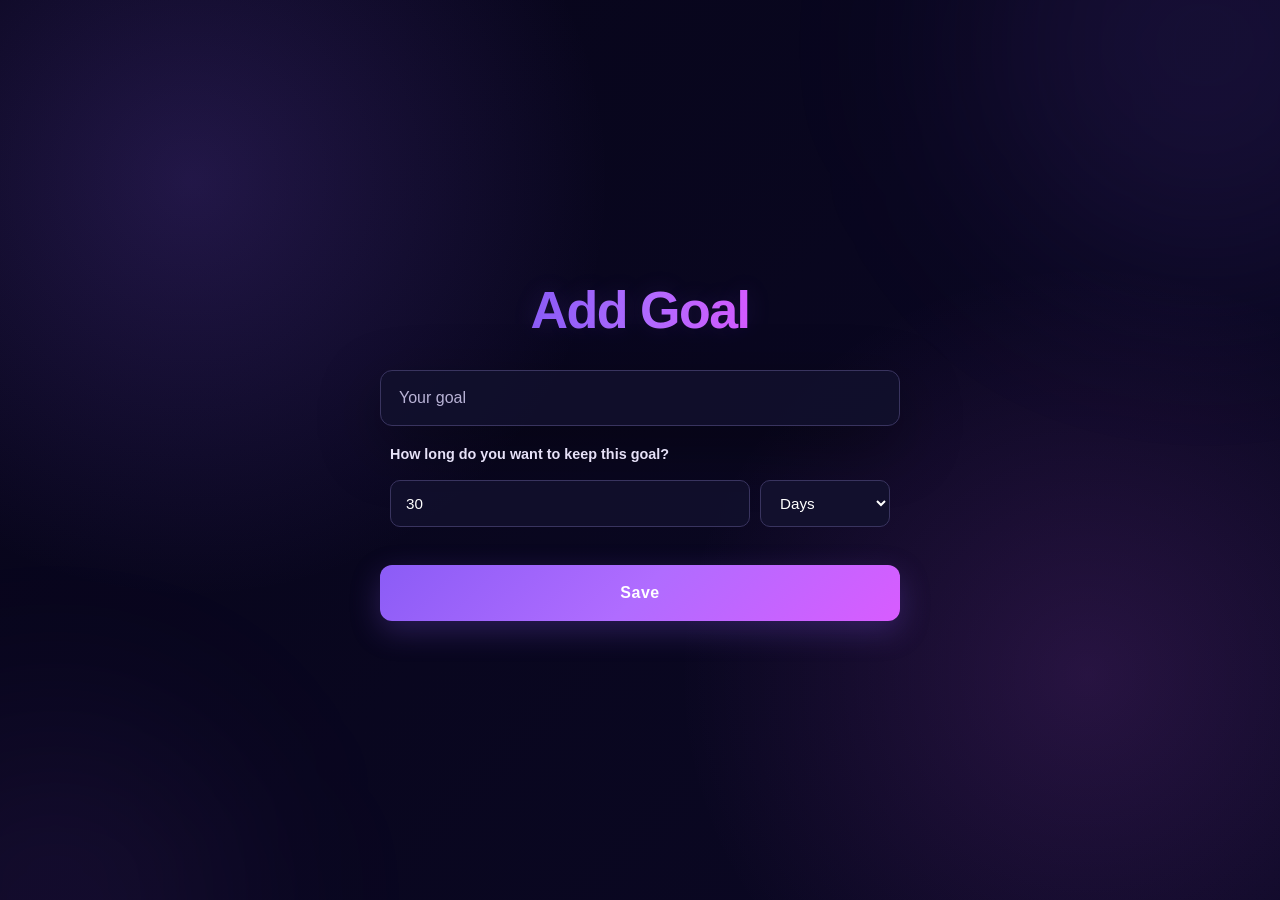
<file: add_goals.html>
<!DOCTYPE html>
<html>

<head>

    <meta charset="UTF-8">

    <meta
        name="viewport"
        content="width=device-width, initial-scale=1"
    >

    <title>Add Goals</title>

    <link href="style.css" rel="stylesheet">

</head>

<body>

    <h1>Add Goal</h1>


    <input
        type="text"
        id="goalInput"
        placeholder="Your goal"
    >


    <label for="goalDuration">
        How long do you want to keep this goal?
    </label>


    <div class="goal-duration">

        <input
            type="number"
            id="goalDuration"
            min="1"
            value="30"
            placeholder="30"
        >

        <select id="goalDurationUnit">

            <option value="days">
                Days
            </option>

            <option value="weeks">
                Weeks
            </option>

            <option value="months">
                Months
            </option>

        </select>

    </div>


    <button
        type="button"
        id="saveGoal">
        Save
    </button>


    <script src="goaldata.js"></script>
    <script src="add_goals.js"></script>

</body>

</html>
</file>
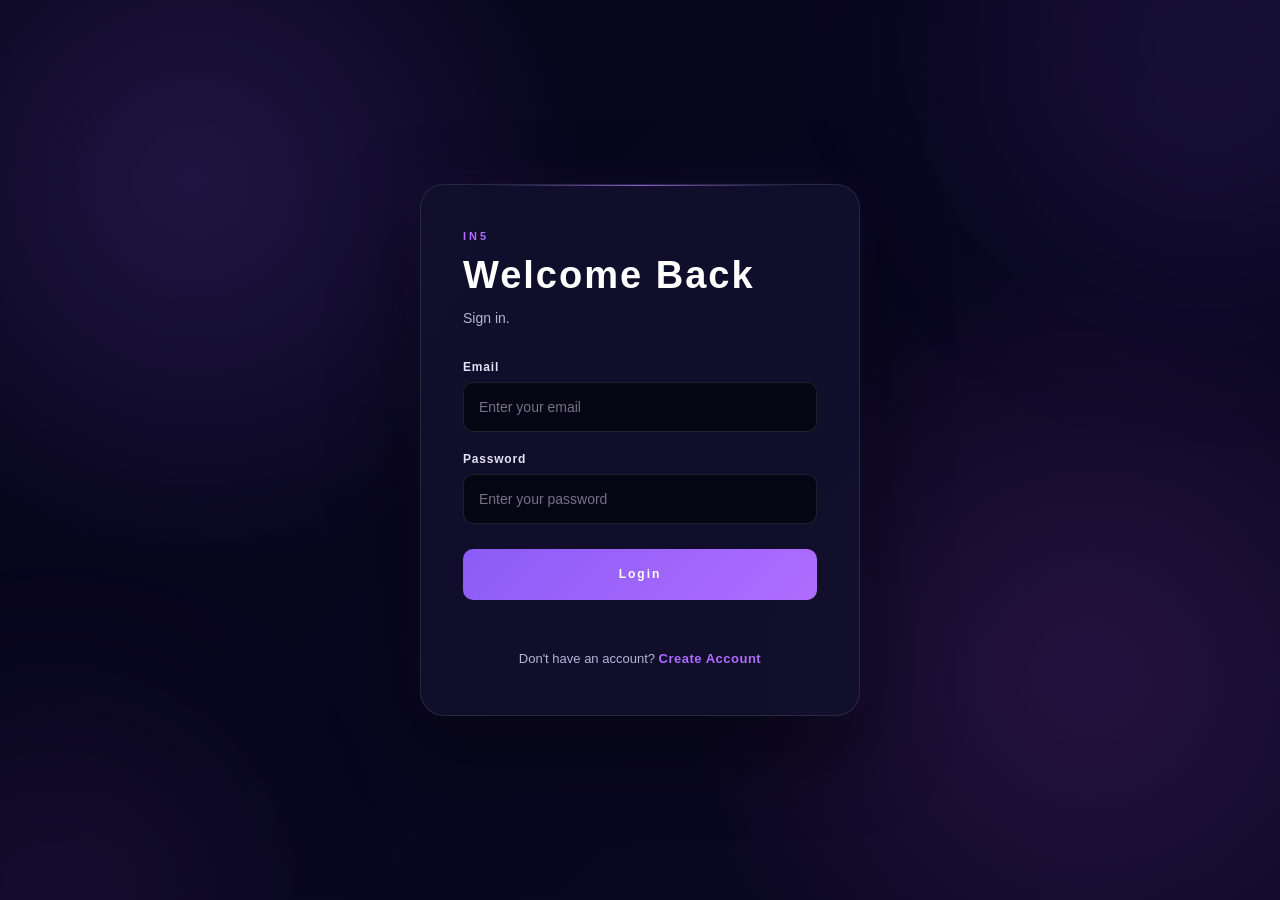
<file: auth.html>
<!DOCTYPE html>
<html lang="en">

<head>

    <meta charset="UTF-8">

    <meta
        name="viewport"
        content="width=device-width, initial-scale=1.0"
    >

    <title>IN5 — Account</title>

    <link
        rel="stylesheet"
        href="style.css"
    >

</head>


<body class="auth-page">


    <main class="auth-container">


        <div class="section-label">
            IN5
        </div>


        <h1 id="auth-title">
            Welcome Back
        </h1>


        <p
            class="auth-intro"
            id="auth-intro"
        >
            Sign in.
        </p>


        <!-- =================================================
             AUTH FORM
        ================================================== -->

        <form id="auth-form">


            <!-- NAME — REGISTER ONLY -->

            <div id="name-field">

                <label for="name">
                    Full Name
                </label>

                <input
                    type="text"
                    id="name"
                    name="name"
                    placeholder="Enter your name"
                >

            </div>


            <!-- EMAIL -->

            <label for="email">
                Email
            </label>

            <input
                type="email"
                id="email"
                name="email"
                placeholder="Enter your email"
                required
            >


            <!-- PASSWORD -->

            <label for="password">
                Password
            </label>

            <input
                type="password"
                id="password"
                name="password"
                placeholder="Enter your password"
                required
            >


            <!-- SUBMIT -->

            <button
                type="submit"
                class="auth-button"
                id="auth-button"
            >
                Login
            </button>


            <!-- MESSAGE -->

            <p
                class="auth-message"
                id="auth-message"
            ></p>


        </form>


        <!-- =================================================
             LOGIN / REGISTER SWITCH
        ================================================== -->

        <div class="auth-switch">

            <span id="switch-text">
                Don't have an account?
            </span>

            <button
                type="button"
                class="text-button"
                id="switch-button"
            >
                Create Account
            </button>

        </div>


    </main>


    <!-- AUTH JAVASCRIPT -->

    <script src="auth.js"></script>

</body>

</html>
</file>
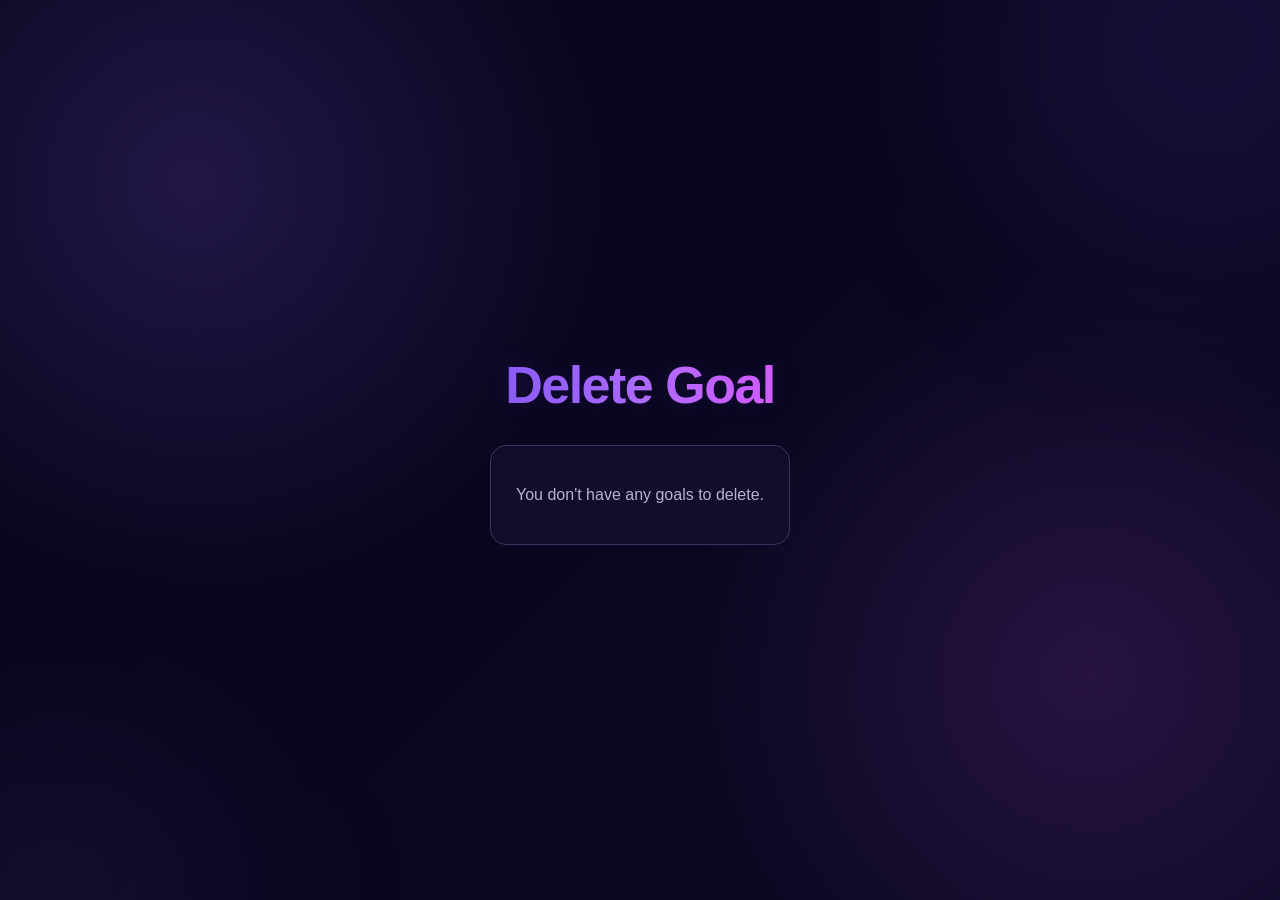
<file: delete_goals.html>
<!DOCTYPE html>
<html>

<head>

    <meta charset="UTF-8">

    <meta
        name="viewport"
        content="width=device-width, initial-scale=1"
    >

    <title>Delete Goal</title>

    <link href="style.css" rel="stylesheet">

</head>

<body>

    <h1>Delete Goal</h1>

    <div id="goalsContainer"></div>

    <script src="goaldata.js"></script>
    <script src="delete_goals.js"></script>

</body>

</html>
</file>
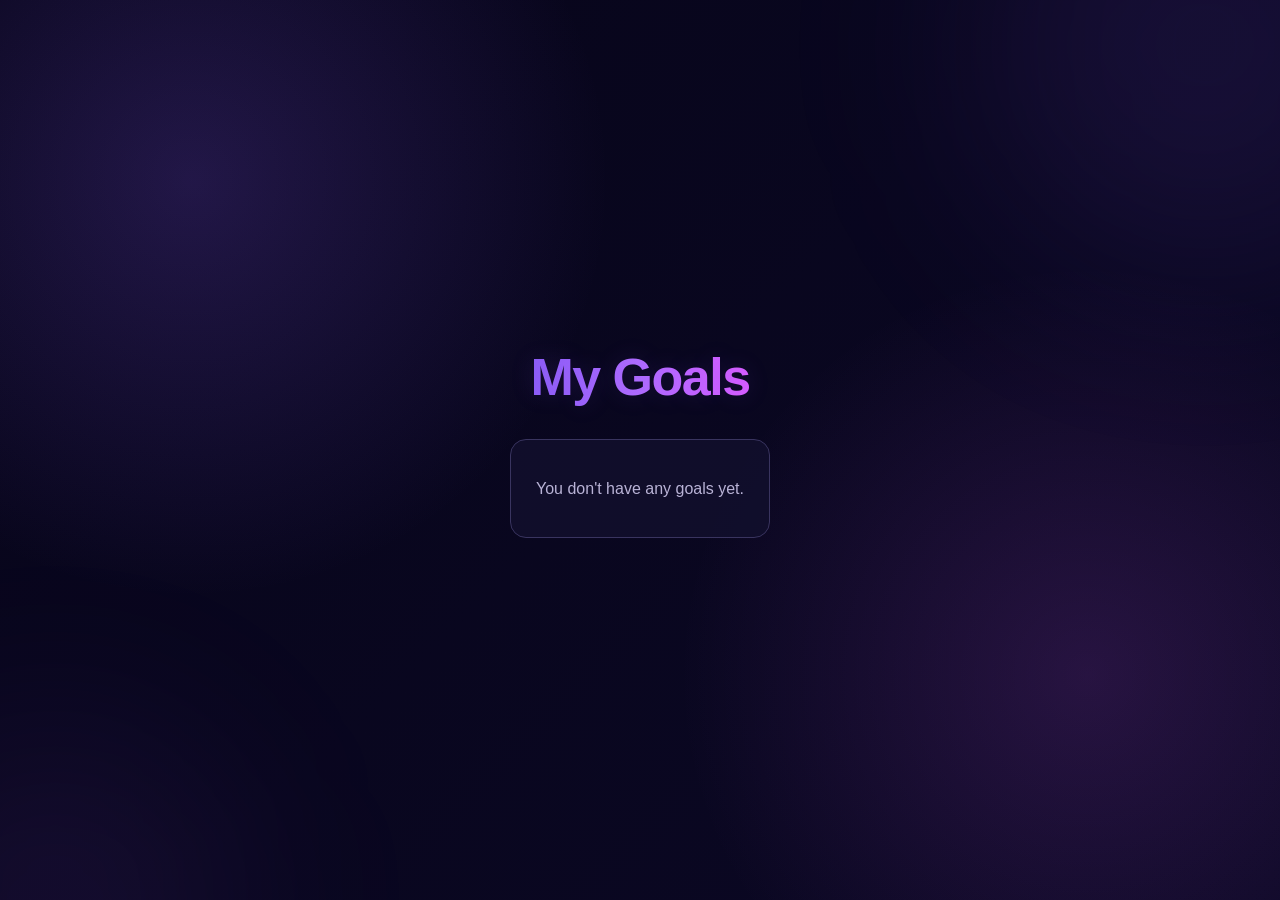
<file: goals.html>
<!DOCTYPE html>
<html>

<head>

    <meta charset="UTF-8">

    <meta
        name="viewport"
        content="width=device-width, initial-scale=1"
    >

    <title>My Goals</title>

    <link
        href="https://cdn.jsdelivr.net/npm/bootstrap@5.3.8/dist/css/bootstrap.min.css"
        rel="stylesheet"
    >

    <link href="style.css" rel="stylesheet">

</head>

<body>

    <h1>My Goals</h1>

    <div id="goalsContainer"></div>

    <script src="goaldata.js"></script>
    <script src="goals.js"></script>

</body>

</html>
</file>
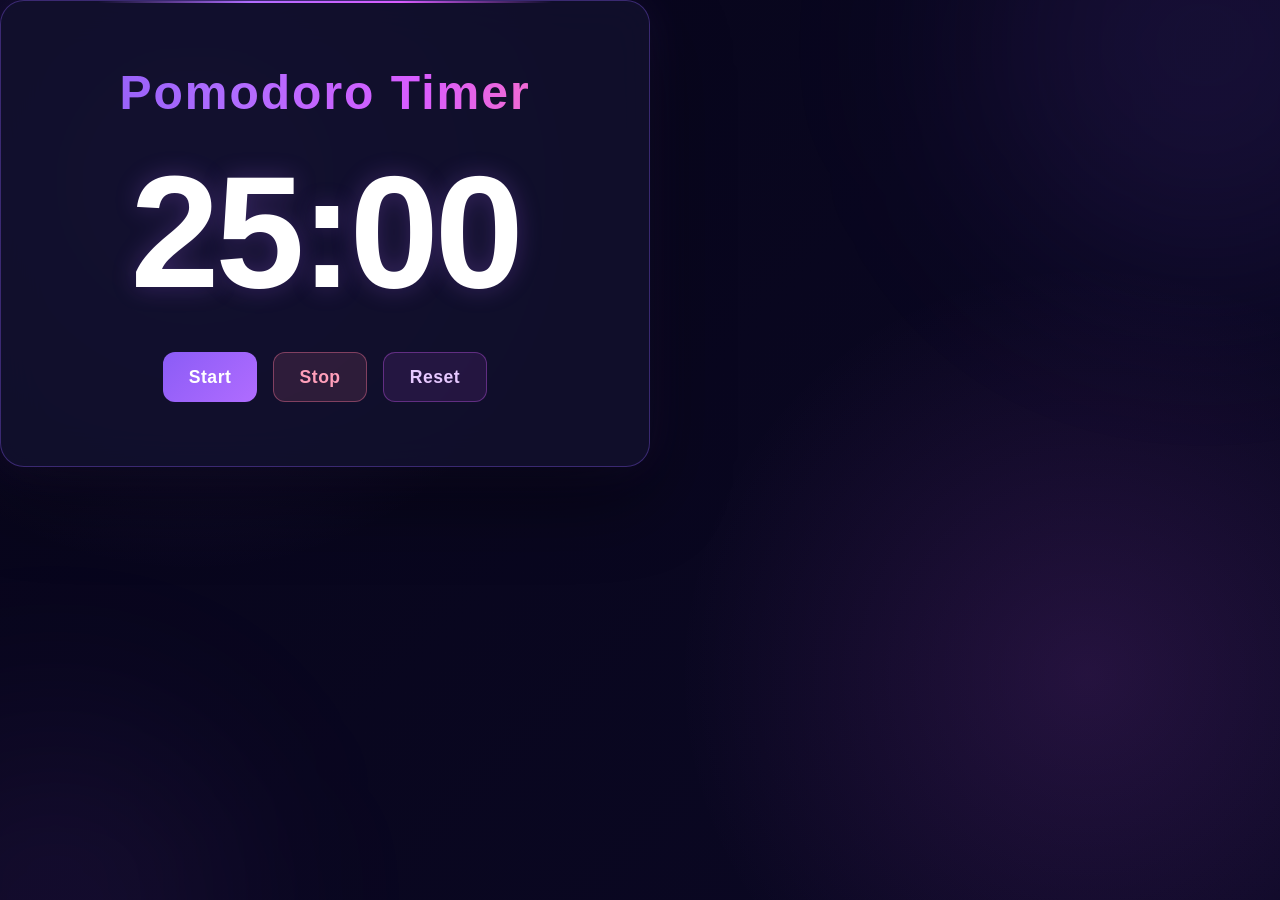
<file: imdex.html>
<!DOCTYPE html>
<html lang="en">
<head>
    <meta charset="UTF-8">
    <meta name="viewport" content="width=device-width, initial-scale=1.0">

    <title>Pomodoro Timer</title>
    <link rel="stylesheet" href="style.css">
</head>

<body>

    <div class="container">

        <h1 class="title">Pomodoro Timer</h1>

        <p class="timer">25:00</p>

        <div class="button-wrapper">
            <button id="start">Start</button>
            <button id="stop">Stop</button>
            <button id="reset">Reset</button>
        </div>

    </div>

    <script src="app.js"></script>

</body>
</html>
</file>
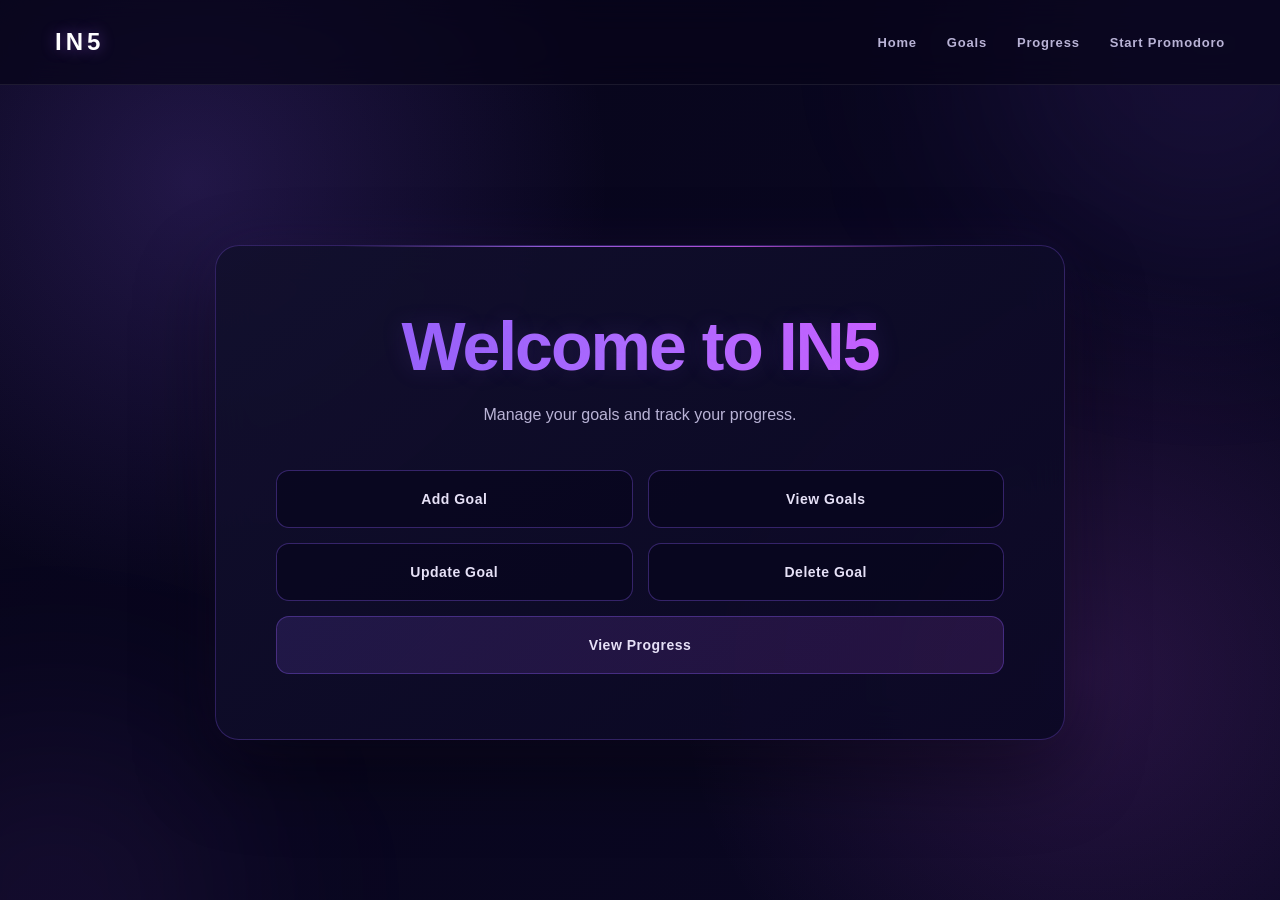
<file: main.html>
<!DOCTYPE html>
<html lang="en">

<head>

    <meta charset="UTF-8">

    <meta
        name="viewport"
        content="width=device-width, initial-scale=1"
    >

    <title>IN5 | Dashboard</title>

    <link
        href="style.css"
        rel="stylesheet"
    >

</head>


<body class="main-page">


    <header class="main-header">

        <div class="logo">
            IN5
        </div>

        <nav>

            <a href="main.html">
                Home
            </a>

            <a href="goals.html">
                Goals
            </a>

            <a href="progress.html">
                Progress
            </a>
            <a href="imdex.html">
                Start Promodoro
            </a>

            

        </nav>

    </header>


    <main class="main-container">


        <section class="dashboard">

            <h1>
                Welcome to IN5
            </h1>

            <p>
                Manage your goals and track your progress.
            </p>


            <div class="dashboard-actions">


                <!-- ADD GOAL -->

                <a
                    href="add_goals.html"
                    class="dashboard-button"
                >
                    Add Goal
                </a>


                <!-- VIEW GOALS -->

                <a
                    href="goals.html"
                    class="dashboard-button"
                >
                    View Goals
                </a>


                <!-- UPDATE GOAL -->

                <a
                    href="update_goals.html"
                    class="dashboard-button"
                >
                    Update Goal
                </a>


                <!-- DELETE GOAL -->

                <a
                    href="delete_goals.html"
                    class="dashboard-button"
                >
                    Delete Goal
                </a>


                
                <a
                    href="progress.html"
                    class="dashboard-button"
                >
                    View Progress
                </a>
                

            </div>

        </section>


    </main>


</body>

</html>
</file>
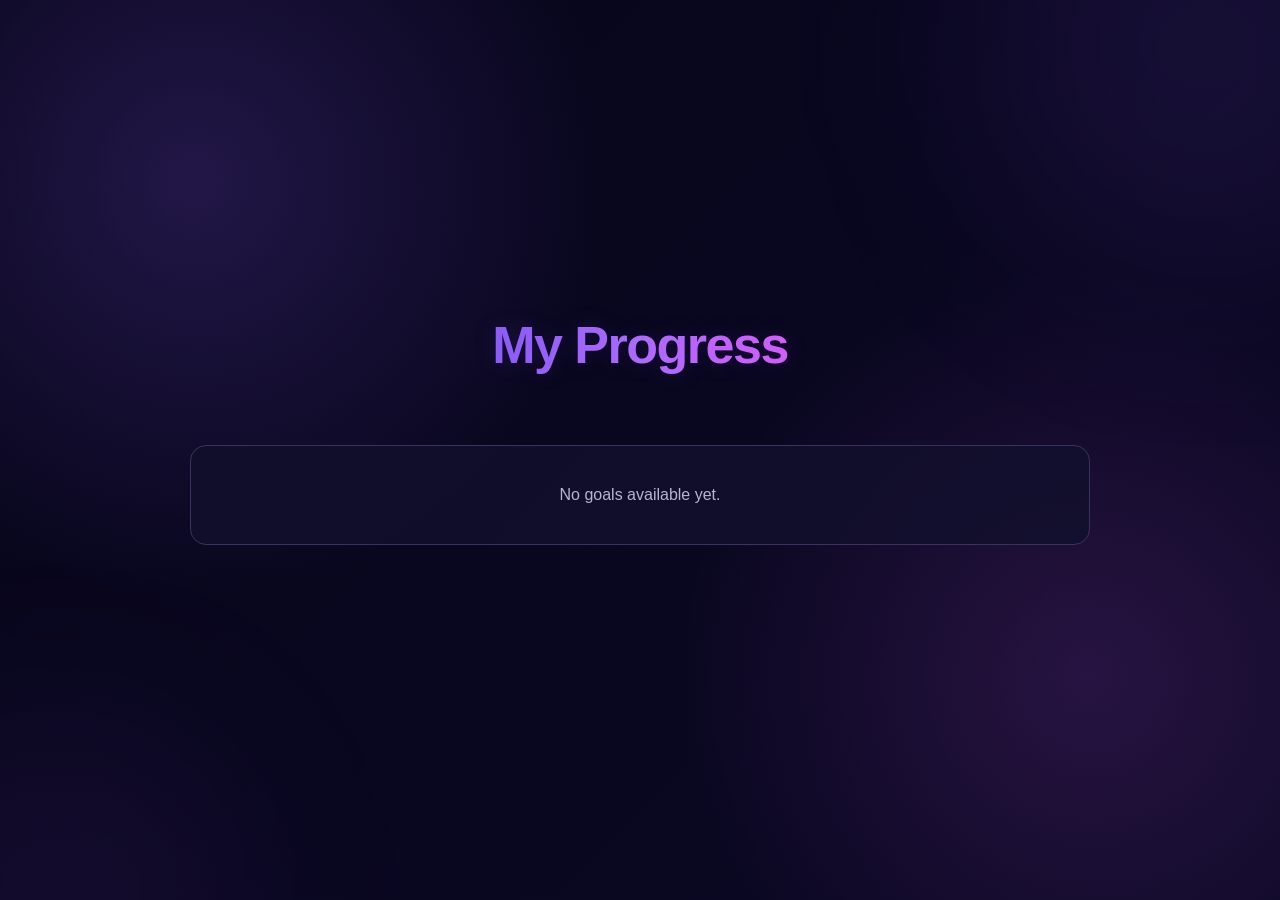
<file: progress.html>
<!DOCTYPE html>
<html>

<head>

    <meta charset="UTF-8">

    <meta
        name="viewport"
        content="width=device-width, initial-scale=1"
    >

    <title>Progress</title>

    <link href="style.css" rel="stylesheet">

</head>

<body>

    <h1>My Progress</h1>

    <div id="progressContainer"></div>

    <script src="progress.js"></script>

</body>

</html>
</file>
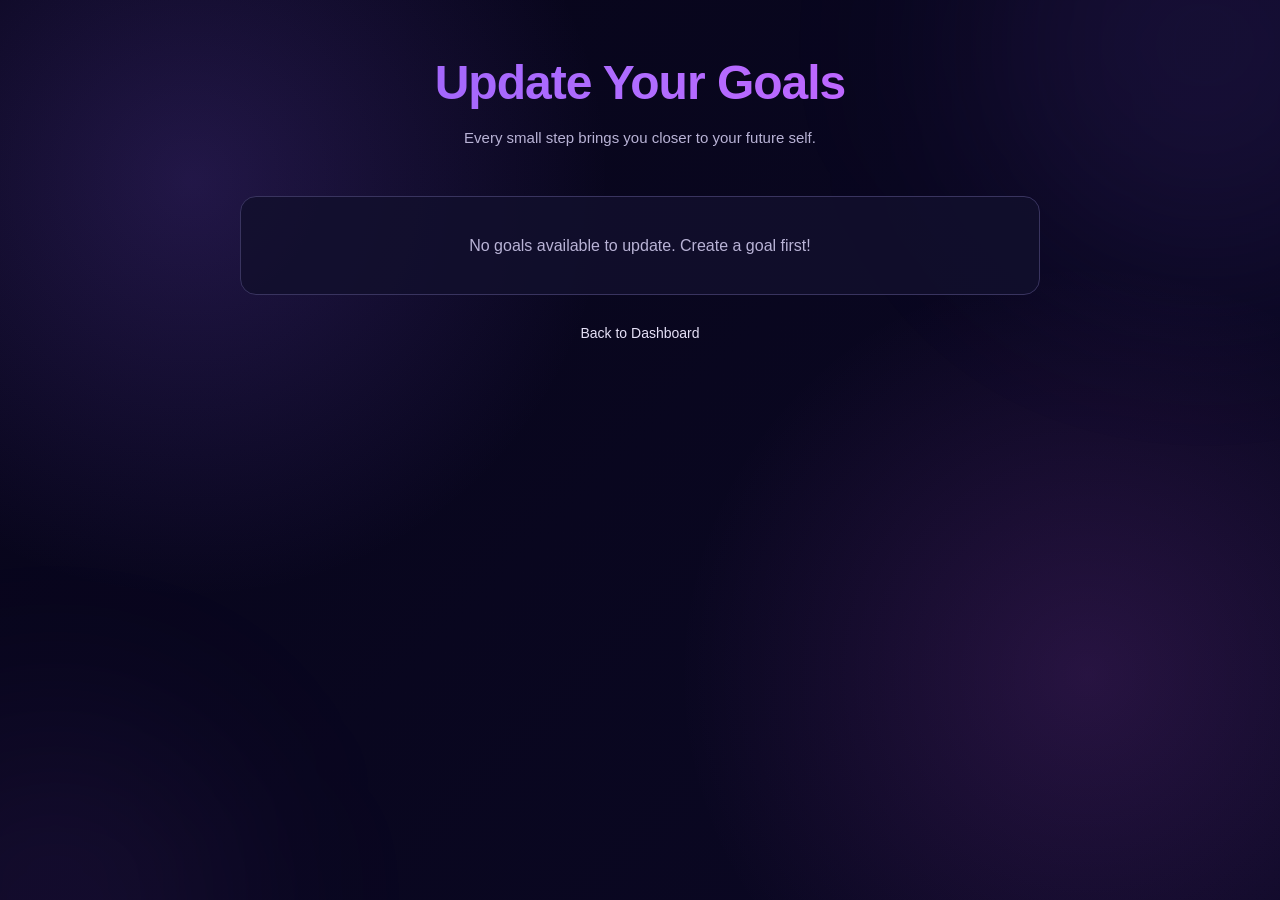
<file: update_goals.html>
<!DOCTYPE html>
<html lang="en">

<head>
    <meta charset="UTF-8">
    <meta name="viewport" content="width=device-width, initial-scale=1.0">

    <title>Update Goals | IN5</title>

    <link rel="stylesheet" href="style.css">
</head>

<body>

    <header>
        <h1>Update Your Goals</h1>
        <p>
            Every small step brings you closer to your future self.
        </p>
    </header>

    <main>

        <section
            id="goalsContainer"
            class="goals-container"
            aria-live="polite"
        >
            <!-- JavaScript displays saved goals here. -->
        </section>

        <a href="main.html" class="back-link">
            Back to Dashboard
        </a>

    </main>

    <!-- Load goal storage functions first. -->
    <script src="goaldata.js"></script>

    <!-- Then load the update page functionality. -->
    <script src="update_goals.js"></script>

</body>

</html>
</file>
<file: style.css>
:root {
    --space-deep: #07051a;
    --space-navy: #0b0824;
    --space-panel: #12102d;
    --space-border: #39345f;

    --violet: #8b5cf6;
    --violet-bright: #b06cff;
    --magenta: #d85cff;
    --sunset-pink: #ff73b7;
    --sunset-peach: #ffad7a;

    --text-main: #ffffff;
    --text-soft: #e6e1f7;
    --text-muted: #b9b3d6;

    --success: #63dfaa;
    --error: #ff789d;

    --glass: rgba(18, 16, 45, 0.88);
}


/* =========================================================
   GLOBAL RESET
   ========================================================= */

* {
    margin: 0;
    padding: 0;
    box-sizing: border-box;
}

html {
    min-height: 100%;
    scroll-behavior: smooth;
}

body {
    min-height: 100vh;

    font-family:
        Arial,
        Helvetica,
        sans-serif;

    color: var(--text-main);

    background:
        radial-gradient(
            circle at 15% 20%,
            rgba(139, 92, 246, 0.18),
            transparent 30%
        ),
        radial-gradient(
            circle at 85% 75%,
            rgba(216, 92, 255, 0.13),
            transparent 32%
        ),
        linear-gradient(
            135deg,
            var(--space-deep),
            var(--space-navy)
        );

    overflow-x: hidden;
}

a {
    color: inherit;
    text-decoration: none;
}

button {
    font-family: inherit;
    cursor: pointer;
}

input {
    font-family: inherit;
}


/* =========================================================
   COSMIC BACKGROUND IMAGE
   ========================================================= */

.space-background {
    position: fixed;
    top: 0;
    left: 0;

    width: 100%;
    height: 100%;

    object-fit: cover;

    z-index: -2;
}

.space-overlay {
    position: fixed;
    inset: 0;

    z-index: -1;

    background:
        radial-gradient(
            circle at 20% 20%,
            rgba(139, 92, 246, 0.24),
            transparent 30%
        ),
        radial-gradient(
            circle at 80% 70%,
            rgba(180, 76, 255, 0.14),
            transparent 30%
        ),
        rgba(7, 5, 26, 0.45);
}


/* =========================================================
   GENERAL GLOW EFFECTS
   ========================================================= */

body::before {
    content: "";

    position: fixed;

    width: 450px;
    height: 450px;

    top: -180px;
    right: -150px;

    border-radius: 50%;

    background: rgba(139, 92, 246, 0.10);

    filter: blur(100px);

    pointer-events: none;

    z-index: -1;
}

body::after {
    content: "";

    position: fixed;

    width: 350px;
    height: 350px;

    bottom: -180px;
    left: -120px;

    border-radius: 50%;

    background: rgba(176, 108, 255, 0.08);

    filter: blur(100px);

    pointer-events: none;

    z-index: -1;
}


/* =========================================================
   LANDING PAGE HEADER
   ========================================================= */

.site-header {
    width: 100%;

    padding: 30px 50px;

    display: flex;
    align-items: center;
    justify-content: space-between;

    position: relative;
    z-index: 10;
}

.site-header .logo {
    font-size: 32px;
    font-weight: 800;

    letter-spacing: 4px;

    color: var(--text-main);
}


/* =========================================================
   LANDING PAGE CONTENT
   ========================================================= */

.content {
    min-height: 100vh;

    display: flex;
    flex-direction: column;
    align-items: center;

    text-align: center;

    padding: 70px 30px 35px;

    position: relative;
}

.in5-logo {
    font-size: clamp(60px, 9vw, 120px);

    font-weight: 650;

    letter-spacing: -5px;

    color: var(--text-main);

    line-height: 1;

    margin-top: 20px;
}

.in5-logo span {
    color: var(--violet);
}

.content h1 {
    margin-top: 35px;

    max-width: 800px;

    font-size: clamp(28px, 4vw, 55px);

    line-height: 1.15;

    font-weight: 700;

    color: var(--text-main);
}


/* =========================================================
   GET STARTED BUTTON
   ========================================================= */

.center-btn {
    margin-top: auto;

    display: flex;
    flex-direction: column;
    align-items: center;
}

.center-btn a {
    display: flex;

    flex-direction: column;

    align-items: center;

    gap: 12px;
}

.center-btn button {
    padding: 15px 40px;

    border: none;

    border-radius: 10px;

    background:
        linear-gradient(
            135deg,
            var(--violet),
            var(--violet-bright)
        );

    color: var(--text-main);

    font-size: 17px;

    font-weight: 700;

    cursor: pointer;

    transition:
        transform 0.25s ease,
        box-shadow 0.25s ease;
}

.center-btn button:hover {
    background:
        linear-gradient(
            135deg,
            var(--violet-bright),
            var(--magenta)
        );

    transform: translateY(-3px);

    box-shadow:
        0 10px 30px
        rgba(139, 92, 246, 0.35);
}

.center-btn span {
    font-size: 28px;

    color: var(--text-muted);
}


/* =========================================================
   AUTHENTICATION PAGES
   ========================================================= */

.auth-page {
    min-height: 100vh;

    display: flex;

    align-items: center;
    justify-content: center;

    padding: 40px 20px;

    position: relative;

    z-index: 2;
}

.auth-container {
    width: 100%;

    max-width: 440px;

    padding: 45px 42px;

    position: relative;

    background: var(--glass);

    border:
        1px solid rgba(255, 255, 255, 0.10);

    border-radius: 24px;

    backdrop-filter: blur(20px);

    box-shadow:
        0 30px 80px rgba(0, 0, 0, 0.55),
        0 0 50px rgba(139, 92, 246, 0.08);
}

.auth-container::before {
    content: "";

    position: absolute;

    top: 0;
    left: 15%;

    width: 70%;
    height: 1px;

    background:
        linear-gradient(
            90deg,
            transparent,
            var(--violet-bright),
            transparent
        );

    opacity: 0.8;
}

.section-label {
    margin-bottom: 12px;

    color: var(--violet-bright);

    font-size: 11px;

    font-weight: 700;

    letter-spacing: 3px;

    text-transform: uppercase;
}

.auth-container h1 {
    margin-bottom: 10px;

    color: var(--text-main);

    font-size: 38px;

    font-weight: 700;

    letter-spacing: 2px;
}

.auth-intro {
    margin-bottom: 30px;

    color: var(--text-muted);

    font-size: 14px;

    line-height: 1.6;
}

.auth-container form {
    display: flex;

    flex-direction: column;
}

.auth-container label {
    margin-bottom: 8px;

    color: var(--text-soft);

    font-size: 12px;

    font-weight: 600;

    letter-spacing: 0.8px;
}

.auth-container input {
    width: 100%;

    height: 50px;

    margin-bottom: 20px;

    padding: 0 15px;

    border:
        1px solid rgba(255, 255, 255, 0.10);

    border-radius: 10px;

    outline: none;

    background:
        rgba(5, 3, 13, 0.75);

    color: var(--text-main);

    font-size: 14px;

    transition:
        border-color 0.25s ease,
        box-shadow 0.25s ease,
        background 0.25s ease;
}

.auth-container input::placeholder {
    color: #777186;
}

.auth-container input:focus {
    border-color: var(--violet);

    background:
        rgba(139, 92, 246, 0.05);

    box-shadow:
        0 0 0 3px
        rgba(139, 92, 246, 0.12);
}


/* =========================================================
   AUTH BUTTON
   ========================================================= */

.auth-button {
    width: 100%;

    height: 51px;

    margin-top: 5px;

    border: none;

    border-radius: 10px;

    background:
        linear-gradient(
            135deg,
            var(--violet),
            var(--violet-bright)
        );

    color: var(--text-main);

    font-size: 12px;

    font-weight: 800;

    letter-spacing: 2px;

    cursor: pointer;

    transition:
        transform 0.25s ease,
        box-shadow 0.25s ease,
        filter 0.25s ease;
}

.auth-button:hover {
    transform: translateY(-2px);

    filter: brightness(1.08);

    box-shadow:
        0 10px 30px
        rgba(139, 92, 246, 0.30);
}

.auth-button:active {
    transform: translateY(0);
}

.forgot-button {
    display: block;

    margin: 18px auto 0;

    padding: 0;

    border: none;

    background: none;

    color: var(--violet-bright);

    font-size: 12px;

    cursor: pointer;
}

.forgot-button:hover {
    color: var(--text-main);
}

.auth-switch {
    margin-top: 28px;

    text-align: center;

    color: var(--text-muted);

    font-size: 13px;

    line-height: 1.6;
}

.text-button {
    padding: 0;

    border: none;

    background: none;

    color: var(--violet-bright);

    font-size: 13px;

    font-weight: 700;

    cursor: pointer;
}

.text-button:hover {
    color: var(--text-main);

    text-decoration: underline;
}

.auth-message {
    min-height: 18px;

    margin: -5px 0 8px;

    font-size: 12px;

    line-height: 1.5;
}

.error {
    color: var(--error);
}

.success {
    color: var(--success);
}


/* =========================================================
   MAIN DASHBOARD
   ========================================================= */

.main-page {
    min-height: 100vh;

    background:
        radial-gradient(
            circle at 15% 20%,
            rgba(139, 92, 246, 0.20),
            transparent 32%
        ),
        radial-gradient(
            circle at 85% 75%,
            rgba(216, 92, 255, 0.14),
            transparent 32%
        ),
        linear-gradient(
            135deg,
            var(--space-deep),
            var(--space-navy)
        );
}

.main-header {
    width: 100%;

    min-height: 85px;

    padding: 0 55px;

    display: flex;

    align-items: center;

    justify-content: space-between;

    position: relative;

    z-index: 10;

    background:
        rgba(7, 5, 26, 0.72);

    border-bottom:
        1px solid rgba(255, 255, 255, 0.08);

    backdrop-filter: blur(15px);
}

.main-header .logo {
    font-size: 24px;

    font-weight: 800;

    letter-spacing: 4px;

    color: var(--text-main);

    text-shadow:
        0 0 15px
        rgba(176, 108, 255, 0.45);
}

.main-header nav {
    display: flex;

    align-items: center;

    gap: 30px;
}

.main-header nav a {
    color: var(--text-muted);

    font-size: 13px;

    font-weight: 600;

    letter-spacing: 0.8px;

    transition:
        color 0.25s ease,
        text-shadow 0.25s ease;
}

.main-header nav a:hover {
    color: var(--text-main);

    text-shadow:
        0 0 12px
        rgba(176, 108, 255, 0.7);
}

.main-container {
    min-height:
        calc(100vh - 85px);

    padding: 60px 30px;

    display: flex;

    align-items: center;

    justify-content: center;
}

.main-container .dashboard {
    width: 100%;

    max-width: 850px;

    padding: 65px 60px;

    position: relative;

    overflow: hidden;

    text-align: center;

    background:
        linear-gradient(
            145deg,
            rgba(18, 16, 45, 0.92),
            rgba(11, 8, 36, 0.92)
        );

    border:
        1px solid rgba(139, 92, 246, 0.28);

    border-radius: 24px;

    backdrop-filter: blur(20px);

    box-shadow:
        0 30px 80px rgba(0, 0, 0, 0.45),
        0 0 60px rgba(139, 92, 246, 0.08);
}

.main-container .dashboard::before {
    content: "";

    position: absolute;

    top: 0;
    left: 15%;

    width: 70%;
    height: 1px;

    background:
        linear-gradient(
            90deg,
            transparent,
            var(--violet-bright),
            var(--magenta),
            transparent
        );

    opacity: 0.8;
}

.dashboard-label {
    margin-bottom: 18px;

    color: var(--violet-bright);

    font-size: 11px;

    font-weight: 700;

    letter-spacing: 3px;

    text-transform: uppercase;
}

.main-container .dashboard h1 {
    margin: 0 0 18px;

    font-size:
        clamp(42px, 6vw, 68px);

    font-weight: 750;

    line-height: 1.05;

    letter-spacing: -2px;

    background:
        linear-gradient(
            90deg,
            var(--violet),
            var(--violet-bright),
            var(--magenta)
        );

    -webkit-background-clip: text;

    background-clip: text;

    color: transparent;

    text-shadow:
        0 0 25px
        rgba(139, 92, 246, 0.15);
}

.main-container .dashboard p {
    max-width: 560px;

    margin: 0 auto 42px;

    color: var(--text-muted);

    font-size: 16px;

    line-height: 1.7;
}

.dashboard-actions {
    width: 100%;

    display: grid;

    grid-template-columns:
        repeat(2, 1fr);

    gap: 15px;
}

.dashboard-actions .dashboard-button {
    min-height: 58px;

    display: flex;

    align-items: center;

    justify-content: center;

    padding: 15px 20px;

    border:
        1px solid rgba(139, 92, 246, 0.35);

    border-radius: 13px;

    background:
        rgba(7, 5, 26, 0.55);

    color: var(--text-soft);

    font-size: 14px;

    font-weight: 700;

    letter-spacing: 0.5px;

    transition:
        transform 0.25s ease,
        border-color 0.25s ease,
        background 0.25s ease,
        box-shadow 0.25s ease;
}

.dashboard-actions .dashboard-button:hover {
    transform: translateY(-3px);

    border-color:
        var(--violet-bright);

    background:
        linear-gradient(
            135deg,
            rgba(139, 92, 246, 0.22),
            rgba(216, 92, 255, 0.16)
        );

    color: var(--text-main);

    box-shadow:
        0 10px 30px
        rgba(139, 92, 246, 0.18),

        0 0 20px
        rgba(176, 108, 255, 0.08);
}

.dashboard-actions .dashboard-button:active {
    transform: translateY(-1px);
}

.dashboard-actions .dashboard-button:last-child {
    grid-column: 1 / -1;

    background:
        linear-gradient(
            135deg,
            rgba(139, 92, 246, 0.15),
            rgba(216, 92, 255, 0.12)
        );
}


/* =========================================================
   ADD GOAL PAGE
   Works with your current HTML:
   
   <h1>Add Goal</h1>
   <input id="goalInput">
   <button id="saveGoal">Save</button>
   ========================================================= */

body:has(> h1:first-child) {
    min-height: 100vh;

    margin: 0;

    padding: 40px 20px;

    display: flex;

    flex-direction: column;

    align-items: center;

    justify-content: center;

    background:
        radial-gradient(
            circle at 15% 20%,
            rgba(139, 92, 246, 0.20),
            transparent 32%
        ),
        radial-gradient(
            circle at 85% 75%,
            rgba(216, 92, 255, 0.14),
            transparent 32%
        ),
        linear-gradient(
            135deg,
            var(--space-deep),
            var(--space-navy)
        );

    color: var(--text-main);
}

body:has(> h1:first-child) > h1 {
    margin: 0 0 30px;

    font-size:
        clamp(36px, 6vw, 52px);

    font-weight: 750;

    letter-spacing: -1.5px;

    text-align: center;

    background:
        linear-gradient(
            90deg,
            var(--violet),
            var(--violet-bright),
            var(--magenta)
        );

    -webkit-background-clip: text;

    background-clip: text;

    color: transparent;

    text-shadow:
        0 0 25px
        rgba(139, 92, 246, 0.15);
}


/* Add Goal input */

body:has(> h1:first-child) > #goalInput {
    width: 100%;

    max-width: 520px;

    height: 56px;

    padding: 0 18px;

    border:
        1px solid var(--space-border);

    border-radius: 12px;

    background:
        rgba(18, 16, 45, 0.88);

    color: var(--text-main);

    font-family: inherit;

    font-size: 16px;

    outline: none;

    box-shadow:
        0 20px 60px
        rgba(0, 0, 0, 0.35);

    transition:
        border-color 0.25s ease,
        box-shadow 0.25s ease,
        background 0.25s ease;
}

body:has(> h1:first-child) > #goalInput::placeholder {
    color: var(--text-muted);
}

body:has(> h1:first-child) > #goalInput:focus {
    border-color:
        var(--violet-bright);

    background:
        rgba(7, 5, 26, 0.95);

    box-shadow:
        0 0 0 3px
        rgba(139, 92, 246, 0.12),

        0 0 25px
        rgba(139, 92, 246, 0.12);
}


/* Add Goal button */

body:has(> h1:first-child) > #saveGoal {
    width: 100%;

    max-width: 520px;

    min-height: 56px;

    margin-top: 18px;

    padding: 15px 22px;

    border: none;

    border-radius: 12px;

    background:
        linear-gradient(
            135deg,
            var(--violet),
            var(--violet-bright),
            var(--magenta)
        );

    color: var(--text-main);

    font-family: inherit;

    font-size: 16px;

    font-weight: 700;

    cursor: pointer;

    box-shadow:
        0 10px 30px
        rgba(139, 92, 246, 0.25);

    transition:
        transform 0.2s ease,
        box-shadow 0.2s ease,
        filter 0.2s ease;
}

body:has(> h1:first-child) > #saveGoal:hover {
    transform: translateY(-2px);

    filter: brightness(1.08);

    box-shadow:
        0 14px 35px
        rgba(139, 92, 246, 0.35);
}

body:has(> h1:first-child) > #saveGoal:active {
    transform: translateY(0);
}


/* =========================================================
   GENERAL GOAL CARDS
   ========================================================= */

.goal-card {
    max-width: 650px;

    margin: 0 auto 20px;

    padding: 25px;

    border:
        1px solid var(--space-border);

    border-radius: 16px;

    background:
        rgba(18, 16, 45, 0.88);

    box-shadow:
        0 10px 30px
        rgba(0, 0, 0, 0.20);
}

.goal-card h2,
.goal-card h3 {
    margin-bottom: 10px;
}

.goal-card p {
    color: var(--text-muted);
}


/* =========================================================
   UPDATE GOALS
   ========================================================= */

.update-goal-page {
    min-height: 100vh;

    padding: 50px 20px;

    background:
        radial-gradient(
            circle at top,
            rgba(139, 92, 246, 0.18),
            transparent 45%
        ),
        var(--space-deep);

    color: var(--text-main);
}

.update-goal-container {
    width: 100%;

    max-width: 750px;

    margin: 0 auto;

    padding: 45px;

    background:
        rgba(18, 16, 45, 0.88);

    border:
        1px solid var(--space-border);

    border-radius: 24px;

    box-shadow:
        0 25px 70px
        rgba(0, 0, 0, 0.45);
}

.update-goal-container h1 {
    margin: 10px 0;

    font-size: 40px;
}

.update-intro {
    margin-bottom: 35px;

    color: var(--text-muted);

    line-height: 1.6;
}

.goal-list {
    display: flex;

    flex-direction: column;

    gap: 18px;
}

.goal-update-card {
    padding: 25px;

    background:
        rgba(7, 5, 26, 0.65);

    border:
        1px solid var(--space-border);

    border-radius: 16px;
}

.goal-update-card h3 {
    margin-bottom: 20px;
}

.goal-update-card label {
    display: block;

    margin-bottom: 8px;

    color: var(--text-soft);

    font-size: 14px;

    font-weight: 600;
}

.goal-update-card input[type="number"] {
    width: 100%;

    padding: 14px 16px;

    margin-bottom: 18px;

    border:
        1px solid var(--space-border);

    border-radius: 10px;

    background:
        rgba(18, 16, 45, 0.9);

    color: var(--text-main);

    outline: none;
}

.goal-update-card input[type="number"]:focus {
    border-color:
        var(--violet-bright);

    box-shadow:
        0 0 0 3px
        rgba(139, 92, 246, 0.12);
}

.goal-update-card button {
    width: 100%;

    min-height: 50px;

    border: none;

    border-radius: 10px;

    background:
        linear-gradient(
            135deg,
            var(--violet),
            var(--magenta)
        );

    color: var(--text-main);

    font-weight: 700;

    cursor: pointer;

    transition:
        transform 0.2s ease,
        box-shadow 0.2s ease;
}

.goal-update-card button:hover {
    transform: translateY(-2px);

    box-shadow:
        0 8px 25px
        rgba(139, 92, 246, 0.3);
}

.back-dashboard {
    display: block;

    margin-top: 30px;

    color: var(--text-soft);

    text-align: center;

    font-size: 14px;
}

.back-dashboard:hover {
    color: var(--violet-bright);
}


/* =========================================================
   PROGRESS
   ========================================================= */

progress {
    width: 100%;

    height: 15px;

    margin-top: 10px;

    accent-color: var(--violet);
}


/* =========================================================
   MOBILE
   ========================================================= */

@media (max-width: 700px) {

    .main-header {
        min-height: auto;

        padding: 22px 25px;

        flex-direction: column;

        gap: 18px;
    }

    .main-header nav {
        gap: 20px;

        flex-wrap: wrap;

        justify-content: center;
    }

    .main-header nav a {
        font-size: 12px;
    }

    .main-container {
        min-height:
            calc(100vh - 130px);

        padding: 35px 18px;
    }

    .main-container .dashboard {
        padding: 45px 25px;

        border-radius: 20px;
    }

    .main-container .dashboard h1 {
        font-size: 40px;
    }

    .dashboard-actions {
        grid-template-columns: 1fr;
    }

    .dashboard-actions .dashboard-button:last-child {
        grid-column: auto;
    }

    .goal-container {
        padding: 30px 20px;
    }

    .goal-container h1 {
        font-size: 32px;
    }

    .update-goal-container {
        padding: 30px 20px;
    }

    .update-goal-container h1 {
        font-size: 30px;
    }

    .auth-container {
        padding: 35px 25px;

        border-radius: 20px;
    }

    .auth-container h1 {
        font-size: 31px;
    }

    body:has(> h1:first-child) {
        padding: 25px 15px;
    }

    body:has(> h1:first-child) > h1 {
        margin-bottom: 25px;

        font-size: 36px;
    }

    body:has(> h1:first-child) > #goalInput,
    body:has(> h1:first-child) > #saveGoal {
        max-width: 100%;
    }
}


/* =========================================================
   VERY SMALL SCREENS
   ========================================================= */

@media (max-width: 420px) {

    .site-header {
        padding: 25px;
    }

    .site-header .logo {
        font-size: 25px;
    }

    .main-header .logo {
        font-size: 21px;
    }

    .main-header nav {
        gap: 14px;
    }

    .main-container .dashboard {
        padding: 38px 18px;
    }

    .main-container .dashboard h1 {
        font-size: 34px;
    }

    .main-container .dashboard p {
        font-size: 14px;
    }

    .auth-container {
        padding: 30px 20px;
    }

    .auth-container h1 {
        font-size: 28px;
    }

    body:has(> h1:first-child) > #goalInput,
    body:has(> h1:first-child) > #saveGoal {
        width: 100%;
    }

    body:has(> h1:first-child) > h1 {
        font-size: 32px;
    }
}
/* =========================================================
   GOAL DELETE BUTTON
   ========================================================= */

.delete-goal {
    display: inline-block;
    margin-top: 12px;
    padding: 9px 18px;

    border: 1px solid #ff789d;
    border-radius: 8px;

    background: rgba(255, 120, 157, 0.12);
    color: #ff9fba;

    font-family: inherit;
    font-size: 0.85rem;
    font-weight: 600;

    cursor: pointer;

    transition:
        background 0.2s ease,
        color 0.2s ease,
        border-color 0.2s ease,
        transform 0.2s ease;
}

.delete-goal:hover {
    background: rgba(255, 120, 157, 0.22);
    border-color: #ff9fba;
    color: #ffffff;

    transform: translateY(-1px);
}

.delete-goal:active {
    transform: translateY(0);
    background: rgba(255, 120, 157, 0.3);
}

.delete-goal:focus {
    outline: none;
    box-shadow: 0 0 0 3px rgba(255, 120, 157, 0.15);
}
/* =========================================================
   PROGRESS CHART
   ========================================================= */

#progressContainer {
    width: min(900px, 90%);
    margin: 40px auto;
}


/* =========================================================
   GOAL CARD
   ========================================================= */

.goal-progress {
    margin-bottom: 28px;
    padding: 26px;

    background: rgba(18, 16, 45, 0.88);

    border: 1px solid #39345f;
    border-radius: 18px;

    box-shadow:
        0 12px 35px rgba(0, 0, 0, 0.25);
}


/* =========================================================
   CHART HEADER
   ========================================================= */

.progress-chart-header {
    display: flex;

    align-items: center;
    justify-content: space-between;

    gap: 30px;
}


.progress-chart-header h3 {
    margin: 0;

    color: #ffffff;

    font-size: 1.15rem;
}


.progress-status {
    margin: 8px 0 0;

    color: #b9b3d6;

    font-size: 0.9rem;
}


/* =========================================================
   CIRCULAR PROGRESS CHART
   ========================================================= */

.progress-circle {

    --progress: 0%;

    width: 120px;
    height: 120px;

    flex-shrink: 0;

    display: flex;

    align-items: center;
    justify-content: center;

    border-radius: 50%;

    background:
        conic-gradient(
            #b06cff var(--progress),
            #39345f var(--progress)
        );

    position: relative;
}


/* =========================================================
   CIRCLE CENTER
   ========================================================= */

.progress-circle::before {

    content: "";

    position: absolute;

    width: 88px;
    height: 88px;

    border-radius: 50%;

    background: #12102d;
}


.progress-circle-inner {

    position: relative;

    z-index: 1;

    color: #ffffff;

    font-size: 1.25rem;

    font-weight: 700;
}


/* =========================================================
   PROGRESS DETAILS
   ========================================================= */

.progress-details {

    display: flex;

    justify-content: space-between;

    align-items: center;

    margin-top: 25px;
    margin-bottom: 9px;

    color: #b9b3d6;

    font-size: 0.9rem;
}


.progress-details strong {

    color: #b06cff;

    font-size: 1rem;
}


/* =========================================================
   HORIZONTAL PROGRESS BAR
   ========================================================= */

.progress-track {

    width: 100%;
    height: 12px;

    overflow: hidden;

    background: #07051a;

    border: 1px solid #39345f;

    border-radius: 999px;
}


.progress-fill {

    height: 100%;

    background:
        linear-gradient(
            90deg,
            #8b5cf6,
            #b06cff,
            #d85cff,
            #ff73b7
        );

    border-radius: 999px;

    transition:
        width 0.6s ease;
}


/* =========================================================
   SCALE
   ========================================================= */

.progress-scale {

    display: flex;

    justify-content: space-between;

    margin-top: 7px;

    color: #b9b3d6;

    font-size: 0.75rem;
}


/* =========================================================
   MOBILE
   ========================================================= */

@media (max-width: 600px) {

    .progress-chart-header {

        align-items: flex-start;

    }

    .progress-circle {

        width: 90px;
        height: 90px;

    }

    .progress-circle::before {

        width: 66px;
        height: 66px;

    }

    .progress-circle-inner {

        font-size: 1rem;

    }

}
/* =========================================================
   ADD GOAL — DURATION
   ========================================================= */

.goal-duration {
    display: flex;

    width: min(500px, 90%);

    margin: 10px auto 20px;

    gap: 10px;
}


/* =========================================================
   DURATION INPUT
   ========================================================= */

#goalDuration {
    flex: 1;

    min-width: 0;

    padding: 13px 15px;

    border: 1px solid #39345f;
    border-radius: 10px;

    background: rgba(18, 16, 45, 0.88);

    color: #ffffff;

    font-family: inherit;
    font-size: 0.95rem;

    outline: none;

    transition:
        border-color 0.2s ease,
        box-shadow 0.2s ease,
        background 0.2s ease;
}


#goalDuration::placeholder {
    color: #b9b3d6;
}


#goalDuration:focus {
    border-color: #8b5cf6;

    background: rgba(18, 16, 45, 0.96);

    box-shadow:
        0 0 0 3px rgba(139, 92, 246, 0.15);
}


/* =========================================================
   DURATION SELECT
   ========================================================= */

#goalDurationUnit {
    width: 130px;

    padding: 13px 15px;

    border: 1px solid #39345f;
    border-radius: 10px;

    background: #12102d;

    color: #ffffff;

    font-family: inherit;
    font-size: 0.95rem;

    cursor: pointer;

    outline: none;

    transition:
        border-color 0.2s ease,
        box-shadow 0.2s ease;
}


#goalDurationUnit:focus {
    border-color: #8b5cf6;

    box-shadow:
        0 0 0 3px rgba(139, 92, 246, 0.15);
}


/* =========================================================
   DURATION LABEL
   ========================================================= */

body > label[for="goalDuration"] {

    display: block;

    width: min(500px, 90%);

    margin: 20px auto 8px;

    color: #e6e1f7;

    font-size: 0.9rem;
    font-weight: 600;

    text-align: left;
}


/* =========================================================
   MOBILE
   ========================================================= */

@media (max-width: 600px) {

    .goal-duration {
        flex-direction: column;
    }


    #goalDurationUnit {
        width: 100%;
    }

}
/* =========================================================
   UPDATE GOALS PAGE
   ========================================================= */

body:has(#goalsContainer) {

    min-height: 100vh;

    padding: 0;

    background:
        radial-gradient(
            circle at 15% 20%,
            rgba(139, 92, 246, 0.20),
            transparent 32%
        ),
        radial-gradient(
            circle at 85% 75%,
            rgba(216, 92, 255, 0.14),
            transparent 32%
        ),
        linear-gradient(
            135deg,
            var(--space-deep),
            var(--space-navy)
        );

    color: var(--text-main);
}


/* =========================================================
   PAGE HEADER
   ========================================================= */

body:has(#goalsContainer) header {

    padding: 55px 20px 35px;

    text-align: center;

}

body:has(#goalsContainer) header h1 {

    margin-bottom: 15px;

    font-size: clamp(32px, 5vw, 48px);

    font-weight: 750;

    letter-spacing: -1px;

    background:
        linear-gradient(
            90deg,
            var(--violet),
            var(--violet-bright),
            var(--magenta)
        );

    -webkit-background-clip: text;

    background-clip: text;

    color: transparent;

}

body:has(#goalsContainer) header p {

    color: var(--text-muted);

    font-size: 15px;

    line-height: 1.7;

}


/* =========================================================
   MAIN CONTENT
   ========================================================= */

body:has(#goalsContainer) main {

    width: 100%;

    max-width: 850px;

    margin: 0 auto;

    padding: 10px 25px 50px;

}


/* =========================================================
   GOALS CONTAINER
   ========================================================= */

.goals-container {

    display: flex;

    flex-direction: column;

    gap: 22px;

}


/* =========================================================
   INDIVIDUAL GOAL UPDATE CARD
   ========================================================= */

.goal-update-card {

    padding: 28px;

    background:
        linear-gradient(
            145deg,
            rgba(18, 16, 45, 0.95),
            rgba(11, 8, 36, 0.95)
        );

    border: 1px solid var(--space-border);

    border-radius: 18px;

    box-shadow:
        0 15px 40px rgba(0, 0, 0, 0.25),
        0 0 25px rgba(139, 92, 246, 0.05);

    transition:
        transform 0.25s ease,
        border-color 0.25s ease,
        box-shadow 0.25s ease;

}

.goal-update-card:hover {

    transform: translateY(-3px);

    border-color: var(--violet-bright);

    box-shadow:
        0 18px 45px rgba(0, 0, 0, 0.30),
        0 0 25px rgba(139, 92, 246, 0.10);

}


/* =========================================================
   GOAL TITLE
   ========================================================= */

.goal-update-card h3 {

    margin-bottom: 18px;

    color: var(--text-main);

    font-size: 22px;

    line-height: 1.4;

    overflow-wrap: anywhere;

}


/* =========================================================
   CURRENT PROGRESS
   ========================================================= */

.goal-update-card p {

    margin-bottom: 22px;

    color: var(--text-muted);

    font-size: 14px;

}

.goal-update-card p strong {

    color: var(--violet-bright);

    font-size: 17px;

}


/* =========================================================
   INPUT LABEL
   ========================================================= */

.goal-update-card label {

    display: block;

    margin-bottom: 10px;

    color: var(--text-soft);

    font-size: 13px;

    font-weight: 600;

}


/* =========================================================
   PROGRESS INPUT
   ========================================================= */

.goal-update-card input[type="number"] {

    display: block;

    width: 100%;

    min-height: 50px;

    margin-bottom: 18px;

    padding: 13px 15px;

    border: 1px solid var(--space-border);

    border-radius: 10px;

    outline: none;

    background: rgba(7, 5, 26, 0.75);

    color: var(--text-main);

    font-family: inherit;

    font-size: 15px;

    transition:
        border-color 0.25s ease,
        box-shadow 0.25s ease;

}

.goal-update-card input[type="number"]:focus {

    border-color: var(--violet-bright);

    box-shadow:
        0 0 0 3px rgba(139, 92, 246, 0.15);

}


/* =========================================================
   UPDATE BUTTON
   ========================================================= */

.goal-update-card button {

    width: 100%;

    min-height: 50px;

    padding: 14px 20px;

    border: none;

    border-radius: 10px;

    background:
        linear-gradient(
            135deg,
            var(--violet),
            var(--violet-bright),
            var(--magenta)
        );

    color: var(--text-main);

    font-family: inherit;

    font-size: 14px;

    font-weight: 700;

    cursor: pointer;

    transition:
        transform 0.2s ease,
        box-shadow 0.2s ease,
        filter 0.2s ease;

}

.goal-update-card button:hover {

    transform: translateY(-2px);

    filter: brightness(1.1);

    box-shadow:
        0 10px 25px rgba(139, 92, 246, 0.25);

}

.goal-update-card button:active {

    transform: translateY(0);

}


/* =========================================================
   NO GOALS MESSAGE
   ========================================================= */

.no-goals {

    padding: 35px 25px;

    border: 1px solid var(--space-border);

    border-radius: 16px;

    background: rgba(18, 16, 45, 0.85);

    color: var(--text-muted);

    text-align: center;

    line-height: 1.7;

}


/* =========================================================
   BACK TO DASHBOARD
   ========================================================= */

.back-link {

    display: block;

    width: fit-content;

    margin: 30px auto 0;

    color: var(--text-soft);

    font-size: 14px;

    transition:
        color 0.2s ease;

}

.back-link:hover {

    color: var(--violet-bright);

}


/* =========================================================
   MOBILE RESPONSIVENESS
   ========================================================= */

@media (max-width: 600px) {

    body:has(#goalsContainer) header {

        padding: 40px 20px 25px;

    }

    body:has(#goalsContainer) main {

        padding: 10px 16px 35px;

    }

    .goals-container {

        gap: 16px;

    }

    .goal-update-card {

        padding: 22px 18px;

        border-radius: 15px;

    }

    .goal-update-card h3 {

        font-size: 19px;

    }

}
* {
    margin: 0;
    padding: 0;
    box-sizing: border-box;
    font-family: "Poppins", sans-serif;
}


/* ==============================
   POMODORO PAGE
   ============================== */

.timer-page {
    min-height: 100vh;

    display: flex;
    align-items: center;
    justify-content: center;

    padding: 20px;

    color: #ffffff;

    background:
        radial-gradient(
            circle at 15% 20%,
            rgba(139, 92, 246, 0.20),
            transparent 32%
        ),
        radial-gradient(
            circle at 85% 75%,
            rgba(216, 92, 255, 0.14),
            transparent 32%
        ),
        linear-gradient(
            135deg,
            #07051a,
            #0b0824
        );
}


/* ==============================
   TIMER CONTAINER
   ============================== */

.container {
    width: min(650px, 100%);

    padding: 4rem 3rem;

    text-align: center;

    background: rgba(18, 16, 45, 0.88);

    border: 1px solid rgba(139, 92, 246, 0.35);
    border-radius: 24px;

    backdrop-filter: blur(20px);

    box-shadow:
        0 30px 80px rgba(0, 0, 0, 0.45),
        0 0 50px rgba(139, 92, 246, 0.10);

    position: relative;
    overflow: hidden;
}


/* Violet glow along the top edge */

.container::before {
    content: "";

    position: absolute;
    top: 0;
    left: 15%;

    width: 70%;
    height: 2px;

    background: linear-gradient(
        90deg,
        transparent,
        #b06cff,
        #d85cff,
        transparent
    );
}


/* ==============================
   TITLE
   ============================== */

.title {
    margin-bottom: 1.5rem;

    font-size: clamp(1.8rem, 5vw, 3rem);
    font-weight: 700;

    letter-spacing: 2px;

    background: linear-gradient(
        90deg,
        #8b5cf6,
        #b06cff,
        #d85cff,
        #ff73b7
    );

    -webkit-background-clip: text;
    background-clip: text;

    color: transparent;
}


/* ==============================
   TIMER DISPLAY
   ============================== */

.timer {
    margin: 1rem 0 2rem;

    font-size: clamp(4rem, 15vw, 10rem);
    font-weight: 700;

    line-height: 1.1;
    letter-spacing: -4px;

    color: #ffffff;

    text-shadow:
        0 0 25px rgba(176, 108, 255, 0.25);
}


/* ==============================
   BUTTON LAYOUT
   ============================== */

.button-wrapper {
    display: flex;

    justify-content: center;
    flex-wrap: wrap;

    gap: 1rem;
}


/* ==============================
   GENERAL BUTTONS
   ============================== */

button {
    padding: 0.85rem 1.6rem;

    border: 1px solid rgba(176, 108, 255, 0.35);
    border-radius: 12px;

    background: rgba(139, 92, 246, 0.12);

    color: #ffffff;

    font-size: 1.1rem;
    font-weight: 700;
    letter-spacing: 0.5px;

    cursor: pointer;

    transition:
        transform 0.25s ease,
        background 0.25s ease,
        box-shadow 0.25s ease,
        border-color 0.25s ease;
}


button:hover {
    transform: translateY(-3px);

    background: rgba(139, 92, 246, 0.25);

    border-color: #b06cff;

    box-shadow:
        0 8px 25px rgba(139, 92, 246, 0.2);
}


button:active {
    transform: translateY(0);
}


/* ==============================
   START BUTTON
   ============================== */

#start {
    background: linear-gradient(
        135deg,
        #8b5cf6,
        #b06cff
    );

    border: none;

    color: #ffffff;
}


#start:hover {
    background: linear-gradient(
        135deg,
        #a78bfa,
        #d85cff
    );

    box-shadow:
        0 10px 30px rgba(139, 92, 246, 0.35);
}


/* ==============================
   STOP BUTTON
   ============================== */

#stop {
    background: rgba(255, 120, 157, 0.12);

    border-color: rgba(255, 120, 157, 0.4);

    color: #ff9fba;
}


#stop:hover {
    background: rgba(255, 120, 157, 0.25);

    border-color: #ff789d;

    box-shadow:
        0 8px 25px rgba(255, 120, 157, 0.15);
}


/* ==============================
   RESET BUTTON
   ============================== */

#reset {
    background: rgba(216, 92, 255, 0.10);

    border-color: rgba(216, 92, 255, 0.35);

    color: #e6c8ff;
}


#reset:hover {
    background: rgba(216, 92, 255, 0.22);

    border-color: #d85cff;
}


/* ==============================
   MOBILE RESPONSIVENESS
   ============================== */

@media (max-width: 480px) {

    .container {
        padding: 3rem 1.2rem;
        border-radius: 20px;
    }

    .timer {
        letter-spacing: -2px;
    }

    .button-wrapper {
        gap: 0.7rem;
    }

    button {
        padding: 0.8rem 1rem;
        font-size: 0.95rem;
    }
}
</file>
